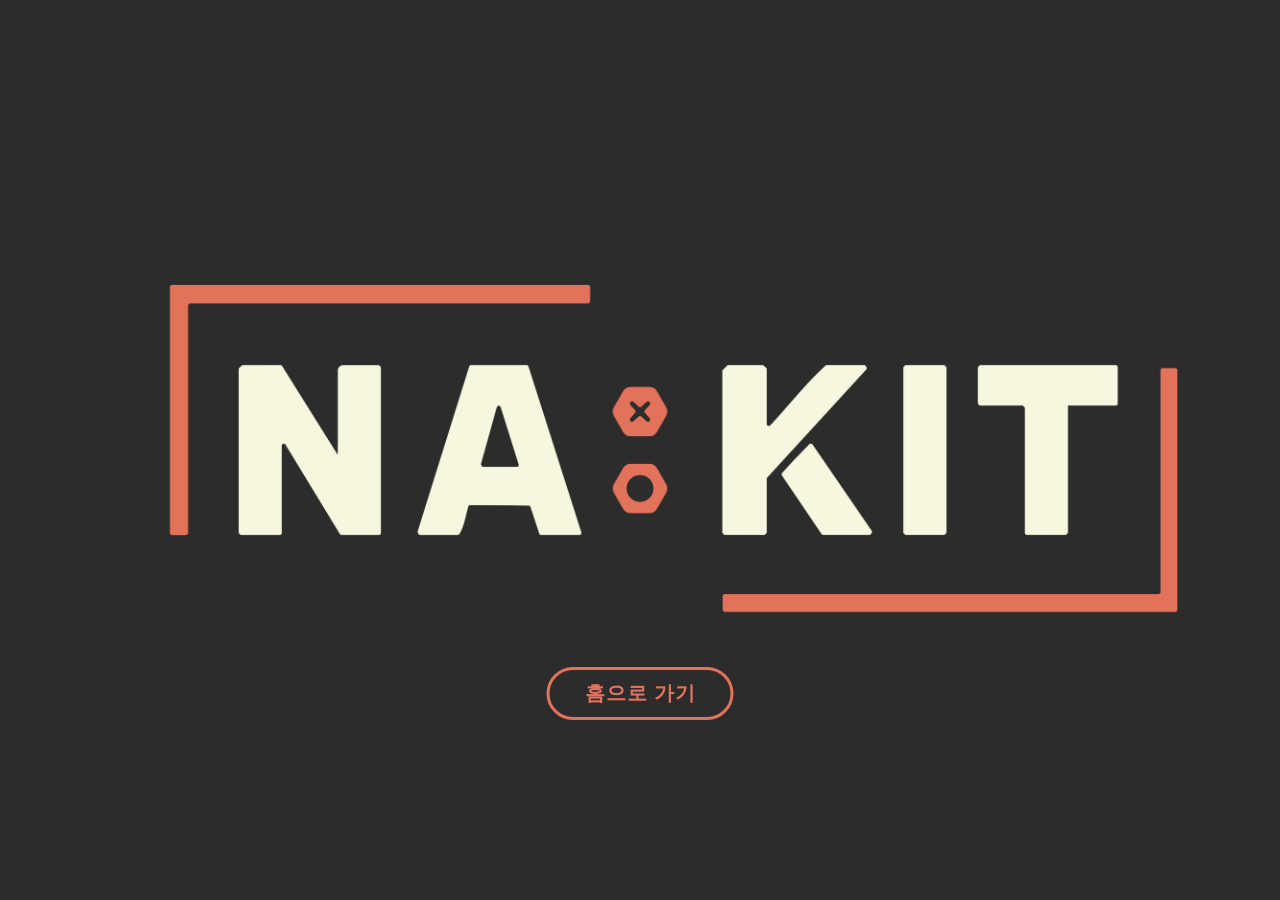
<file: index.html>
<!DOCTYPE html>
<html lang="ko">
<head>
    <meta charset="UTF-8">
    <meta name="viewport" content="width=1400">
    <title>NA:KIT</title>
    <link rel="icon" type="image/png" sizes="32x32" href="./images/icon/favicon.png">
    <link rel="stylesheet" href="./css/index.css">
</head>
<body>
        <!-- 인트로 로딩 스크린 -->
    <div id="intro-loading-screen">
        <div class="intro-logo-container">
            
            <!-- 1. 좌측 글자 이미지 -->
            <img src="./images/icon/logo-03.png" alt="NA" class="layer-ani na-text">
            
            <!-- 2. 우측 글자 이미지 -->
            <img src="./images/icon/logo-04.png" alt="KIT" class="layer-ani kit-text">
            
            <!-- 3. 좌측 상단 기역(「) 프레임 이미지 -->
            <img src="./images/icon/logo-01.png" alt="Top Frame" class="layer-ani frame-top">
            
            <!-- 4. 우측 하단 니은(」) 프레임 이미지 -->
            <img src="./images/icon/logo-02.png" alt="Bottom Frame" class="layer-ani frame-bottom">
            
            <!-- 5. 중앙 콜론(:) 조립 부속 이미지 (지연 등장) -->
            <img src="./images/icon/logo-05.png" alt="Colon" class="layer-ani colon-center">
            
            <!-- ⚡ [추가] 로고 완성 후 등장할 홈으로 가기 버튼 링크 -->
            <div class="intro-btn-wrap">
                <a href="./home.html" class="btn-go-home">홈으로 가기</a>
            </div>
        </div>
    </div>

    <!-- 다운로드 JS -->
    <script src="./js/jquery-4.0.0.min.js"></script>
    <!-- 내가 꾸민 JS -->
    <script src="./js/index_script.js"></script>
</body>
</html>
</file>
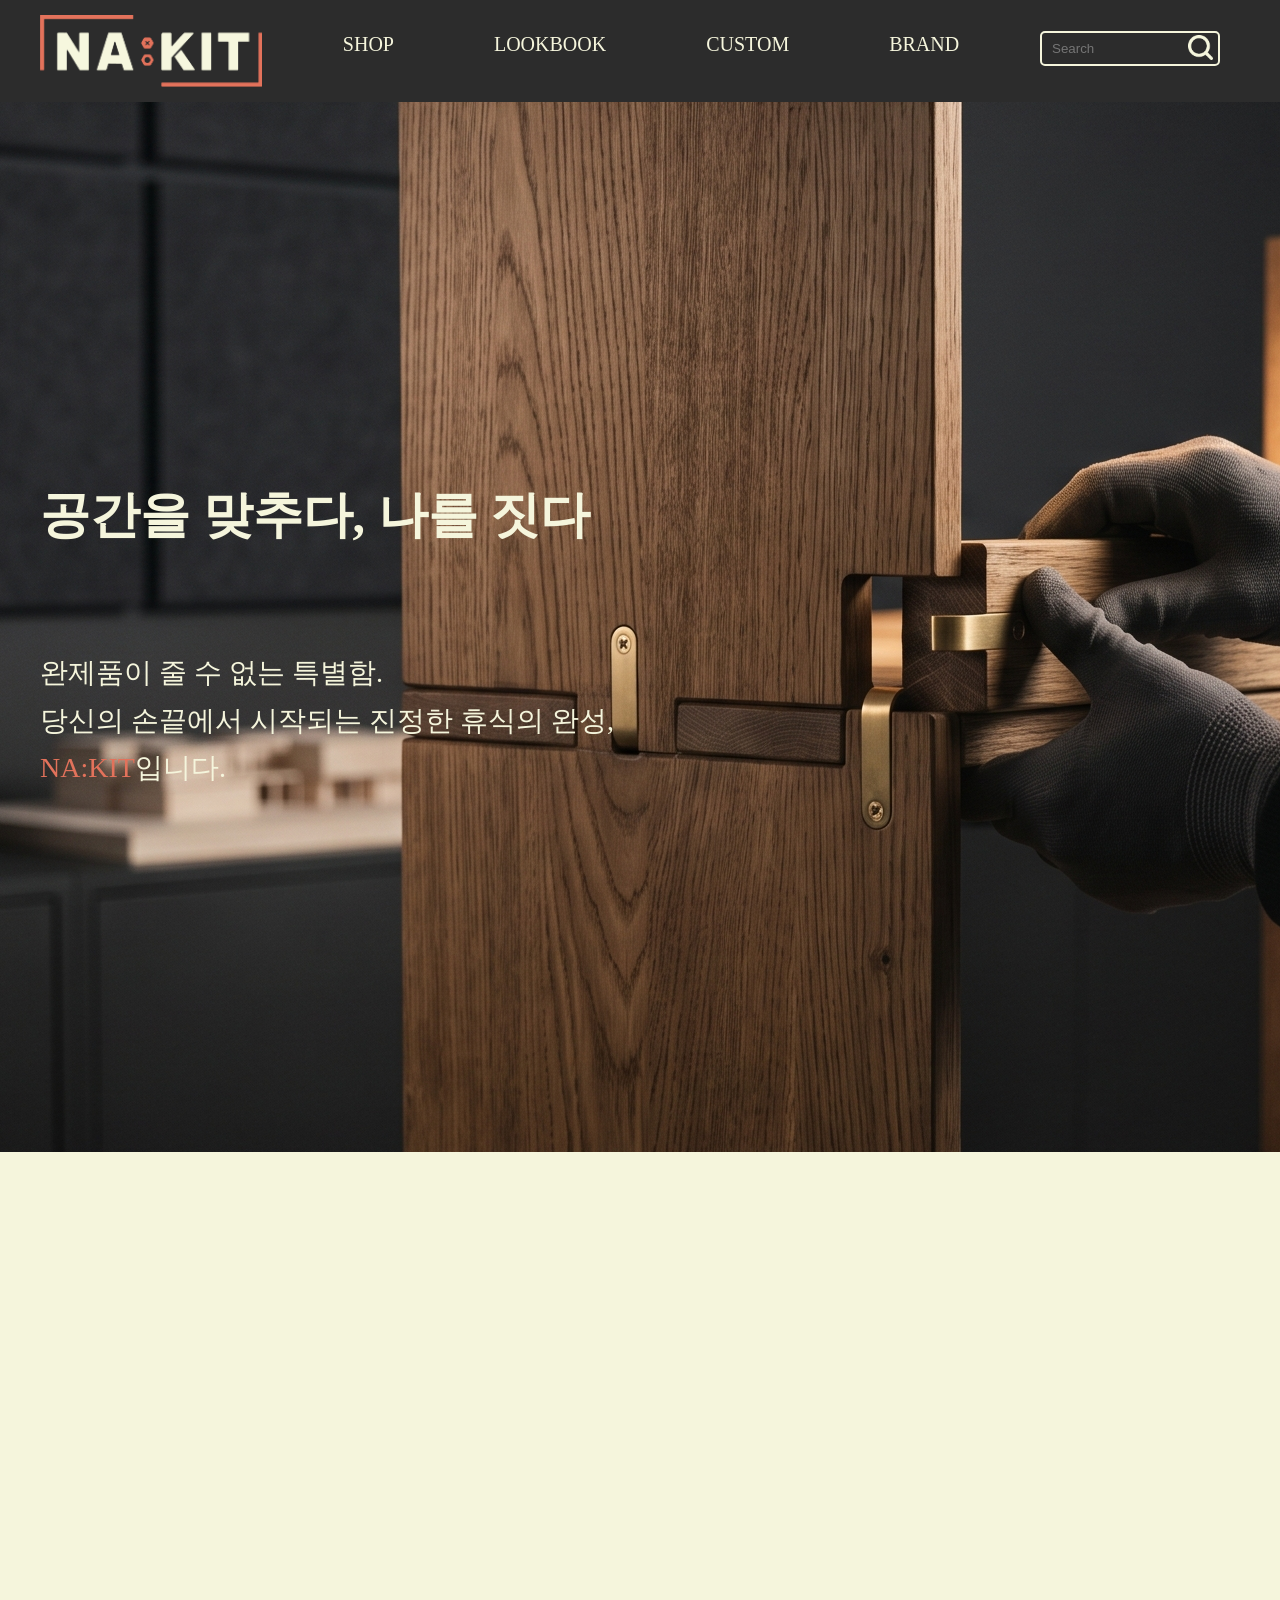
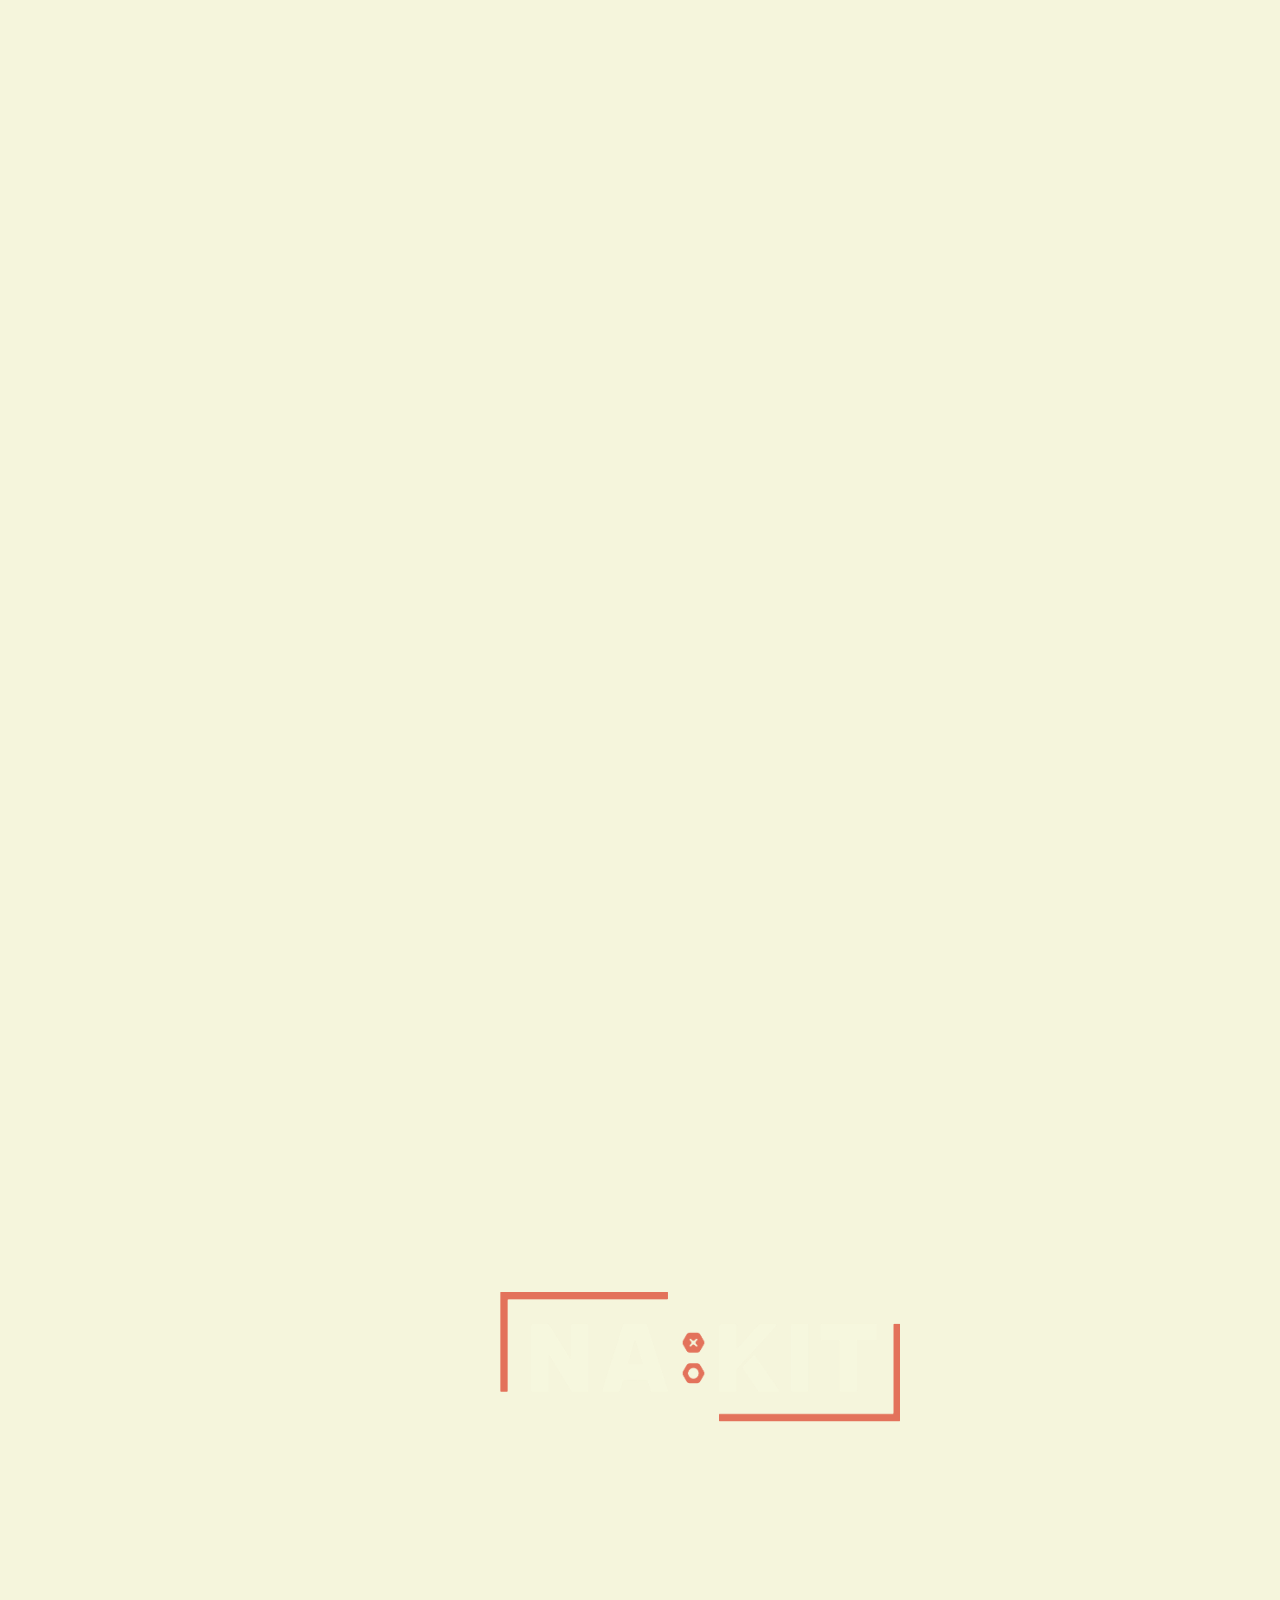
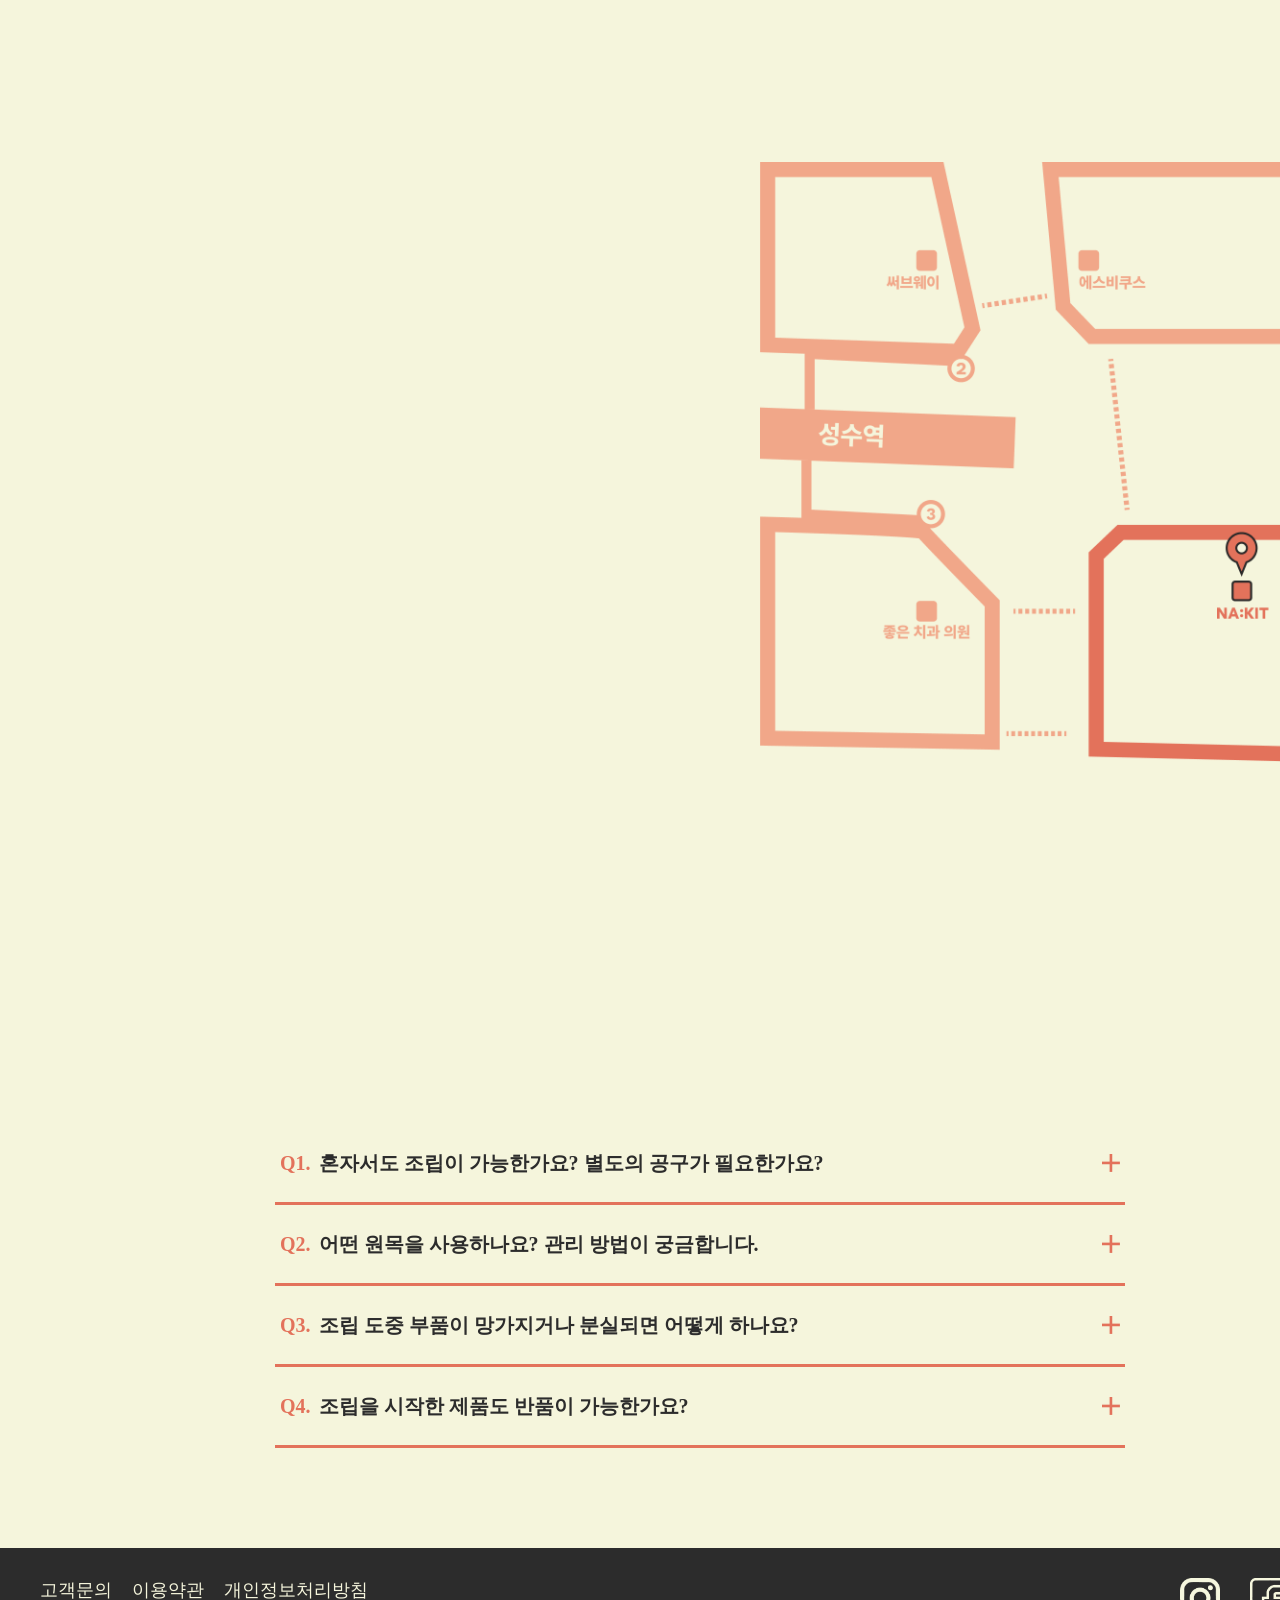
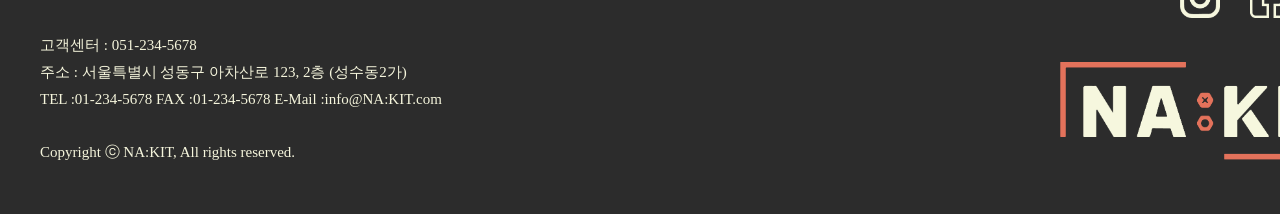
<file: sub/Brandstory.html>
<!DOCTYPE html>
<html lang="ko">

<head>
    <meta charset="UTF-8">
    <meta name="viewport" content="width=1400">
    <title>Brand Story</title>

    <link rel="icon" type="image/png" sizes="32x32" href="./images/icon/favicon.png">
    <link rel="stylesheet" href="../css/brand_style.css">
    <!-- AOS -->
    <link href="https://unpkg.com/aos@2.3.1/dist/aos.css" rel="stylesheet">
</head>

<body>
    <div id="wrap_wrap">
        <!-- header & gnb -->
        <div id="header_wrap">
            <div class="header">
                <div class="logo">
                    <h1><a href="../index.html"><img src="./images/icon/logo.png" alt="logo" width="222px"
                                height="72px"></a>
                    </h1>
                </div>
                <div>
                    <ul class="gnb">
                        <li><a href="../home.html">SHOP</a></li>
                        <li><a href="./Lookbook.html">LOOKBOOK</a></li>
                        <li><a href="./custom.html">CUSTOM</a></li>
                        <li><a href="./Brandstory.html">BRAND</a></li>
                    </ul>
                </div>
                <div class="util">
                    <ul>
                        <li class="search">
                            <input type="search" placeholder="Search">
                            <img src="../images/icon/search.png" alt="search" width="25px">
                        </li>
                        <li><a href="#"><img src="../images/icon/mypage.png" alt="mypage" width="30px"
                                    height="30px"></a>
                        </li>
                        <li><a href="#"><img src="../images/icon/cart.png" alt="cart" width="30px" height="30px"></a>
                        </li>
                    </ul>
                </div>
            </div>
        </div>
        <!-- brand main banner -->
        <div id="main">
            <div class="main_b">
                <h1>공간을 맞추다, 나를 짓다</h1>
                <p>완제품이 줄 수 없는 특별함.
                    <br>당신의 손끝에서 시작되는 진정한 휴식의 완성,
                    <br><span>NA:KIT</span>입니다.
                </p>
            </div>
        </div>
        <!-- section1 -->
        <div id="container1">
            <div class="sec1" data-aos="fade-up-right" data-aos-duration="1000">
                <h2>THE ART OF ASSEMBLY</h2>
            </div>
            <div class="sec1-1">
                <div data-aos="zoom-in-right" data-aos-duration="1500"><img src="./images/brand/sec1.banner1.jpeg"
                        alt="banner1" width="600px"></div>
                <div class="sec1-1-txt" data-aos="zoom-in-left" data-aos-duration="1500">
                    <h5>01</h5>
                    <h3>조립의 즐거움</h3>
                    <p>나무의 결을 직접 느끼고 결합하며
                        <br>나만의 공간을 건축하는 경험을 선물합니다.
                        <br><span>NA:KIT</span>은 누구나 쉽게 완성할 수 있는
                        <br>정교한 설계를 지향합니다.
                    </p>
                </div>
            </div>
            <div class="sec1-2">
                <div class="sec1-2-txt" data-aos="zoom-in-right" data-aos-duration="1500">
                    <h5>02</h5>
                    <h3>지속 가능한 아름다움</h3>
                    <p>환경을 생각한 지속 가능한 원목과
                        <br>변치 않는 간결한 디자인으로 당신의
                        <br>일상에 가치를 더합니다.
                    </p>
                </div>
                <div data-aos="zoom-in-left" data-aos-duration="1500"><img src="./images/brand/sec1.banner2.jpeg"
                        alt="banner2" width="600px"></div>
            </div>
        </div>
        <!-- middle section -->
        <div class="middle"><img src="../images/icon/logo.png" alt="logo" width="400px"></div>
        <!-- map -->
        <div id="map_wrap">
            <div data-aos="fade-left" data-aos-duration="1000"><h2>오시는길</h2></div>
            <div class="map">
                <div data-aos="fade-right" data-aos-duration="1000">
                    <h3><span>NA:KIT 쇼룸&스튜디오</span></h3>
                    <p><span>주소</span><br>서울특별시 성동구 아차산로 123, 2층 (성수동2가)</p>
                    <p><span>운영시간</span><br>화~일 11:00 - 20:00 (매주 월요일 휴무)</p>
                    <p><span>주차안내</span><br>건물 내 지하 주차장 1시간 무료 이용 가능</p>
                </div>
                <div><img src="./images/brand/map.png" alt="map" width="600px"></div>
            </div>
        </div>

        <!-- Q&A -->
        <!-- Q&A 섹션 시작 -->
        <div class="qna-section">
            <div data-aos="fade-right" data-aos-duration="1000"><h1 class="qna-title">Q&A</h1></div>
            <div data-aos="fade-left" data-aos-duration="1000"><p class="qna-sub-txt"><span>NA:KIT</span>에 대해 가장 많이 하시는 질문들을 모았습니다.</p></div>

            <!-- 아코디언 그룹 시작 (dl 구조화) -->
            <dl class="qna-accordion">

                <!-- Q1 세트 -->
                <div class="qna-item">
                    <dt class="qna-trigger">
                        <div class="q-text-box">
                            <span class="q-num">Q1.</span>혼자서도 조립이 가능한가요? 별도의 공구가 필요한가요?
                        </div>
                        <div class="q-btn-img">
                            <img src="./images/icon/icon (+).png" alt="열기">
                        </div>
                    </dt>
                    <dd class="qna-content">
                        <div class="answer-box">
                            <p><span class="a-mark">A.</span>네, 모든 제품은 1인 조립이 가능하도록 설계되었습니다. 조립에 필요한 전용 렌치와 나사 세트가
                                제품(KIT)과
                                함께 동봉되어 배송되므로 별도의 공구를 준비하실 필요가 없습니다.</p>
                        </div>
                    </dd>
                </div>

                <!-- Q2 세트 -->
                <div class="qna-item">
                    <dt class="qna-trigger">
                        <div class="q-text-box">
                            <span class="q-num">Q2.</span>어떤 원목을 사용하나요? 관리 방법이 궁금합니다.
                        </div>
                        <div class="q-btn-img">
                            <img src="./images/icon/icon (+).png" alt="열기">
                        </div>
                    </dt>
                    <dd class="qna-content">
                        <div class="answer-box">
                            <p><span class="a-mark">A.</span>NA:KIT은 엄선된 최고급 아카시아 원목과 고무나무 원목을 주로 사용합니다. 평소 관리는 가벼운
                                마른걸레질로
                                먼지를 제거해 주시고, 수분이 닿았을 때는 즉시 닦아내 주시는 것이 원목 고유의 변형을 방지하는 데 가장 좋습니다.</p>
                        </div>
                    </dd>
                </div>

                <!-- Q3 세트 -->
                <div class="qna-item">
                    <dt class="qna-trigger">
                        <div class="q-text-box">
                            <span class="q-num">Q3.</span>조립 도중 부품이 망가지거나 분실되면 어떻게 하나요?
                        </div>
                        <div class="q-btn-img">
                            <img src="./images/icon/icon (+).png" alt="열기">
                        </div>
                    </dt>
                    <dd class="qna-content">
                        <div class="answer-box">
                            <p><span class="a-mark">A.</span>조립 과정 중 과도한 힘에 의해 부품이 손상되었거나 나사 등 소형 부속을 분실하셨을 경우,
                                고객센터(051-234-5678)나 1:1 문의를 남겨주시면 해당 부품만 별도로 신속하게 추가 발송해 드립니다.</p>
                        </div>
                    </dd>
                </div>

                <!-- Q4 세트 -->
                <div class="qna-item">
                    <dt class="qna-trigger">
                        <div class="q-text-box">
                            <span class="q-num">Q4.</span>조립을 시작한 제품도 반품이 가능한가요?
                        </div>
                        <div class="q-btn-img">
                            <img src="./images/icon/icon (+).png" alt="열기">
                        </div>
                    </dt>
                    <dd class="qna-content">
                        <div class="answer-box">
                            <p><span class="a-mark">A.</span>DIY 가구 특성상 박스를 개봉하여 조립 공정이 이미 진행된 경우에는 재판매가 불가능하므로 단순 변심에
                                의한
                                반품이 어렵습니다. 단, 개봉 전 상태이거나 제품 자체에 초기 결함이 발견된 경우에는 즉시 교환 및 반품처리가 가능합니다.</p>
                        </div>
                    </dd>
                </div>

            </dl>
        </div>
        <!-- Q&A 섹션 끝 -->

        <!-- Footer -->
        <div id="footer_wrap">
            <div class="footer">
                <div class="f_txt">
                    <ul>
                        <li><a href="#">고객문의</a></li>
                        <li><a href="#">이용약관</a></li>
                        <li><a href="#">개인정보처리방침</a></li>
                    </ul>
                    <p>고객센터 : 051-234-5678</p>
                    <p>주소 : 서울특별시 성동구 아차산로 123, 2층 (성수동2가)</p>
                    <p>TEL :01-234-5678 FAX :01-234-5678 E-Mail :info@NA:KIT.com</p>
                    <h5>Copyright ⓒ NA:KIT, All rights reserved.</h5>
                </div>
                <div>
                    <ul class="sns_icon">
                        <li><a href="#"><img src="../images/icon/footer_icon-01.png" alt="icon-01" width="40px"></a>
                        </li>
                        <li><a href="#"><img src="../images/icon/footer_icon-02.png" alt="icon-02" width="40px"></a>
                        </li>
                        <li><a href="#"><img src="../images/icon/footer_icon-03.png" alt="icon-03" width="40px"></a>
                        </li>
                    </ul>
                    <a href="../home.html"><img src="../images/icon/logo.png" alt="F_logo" width="300px"></a>
                </div>
            </div>
        </div>
    </div>



    <!-- 들고온 js -->
    <script src="../js/jquery-4.0.0.min.js"></script>
    <!-- 직접 꾸민 js -->
    <script src="../js/brand_script.js"></script>
    <!-- AOS -->
    <script src="https://unpkg.com/aos@2.3.1/dist/aos.js"></script>
    <script>
        AOS.init();
    </script>




</body>

</html>
</file>
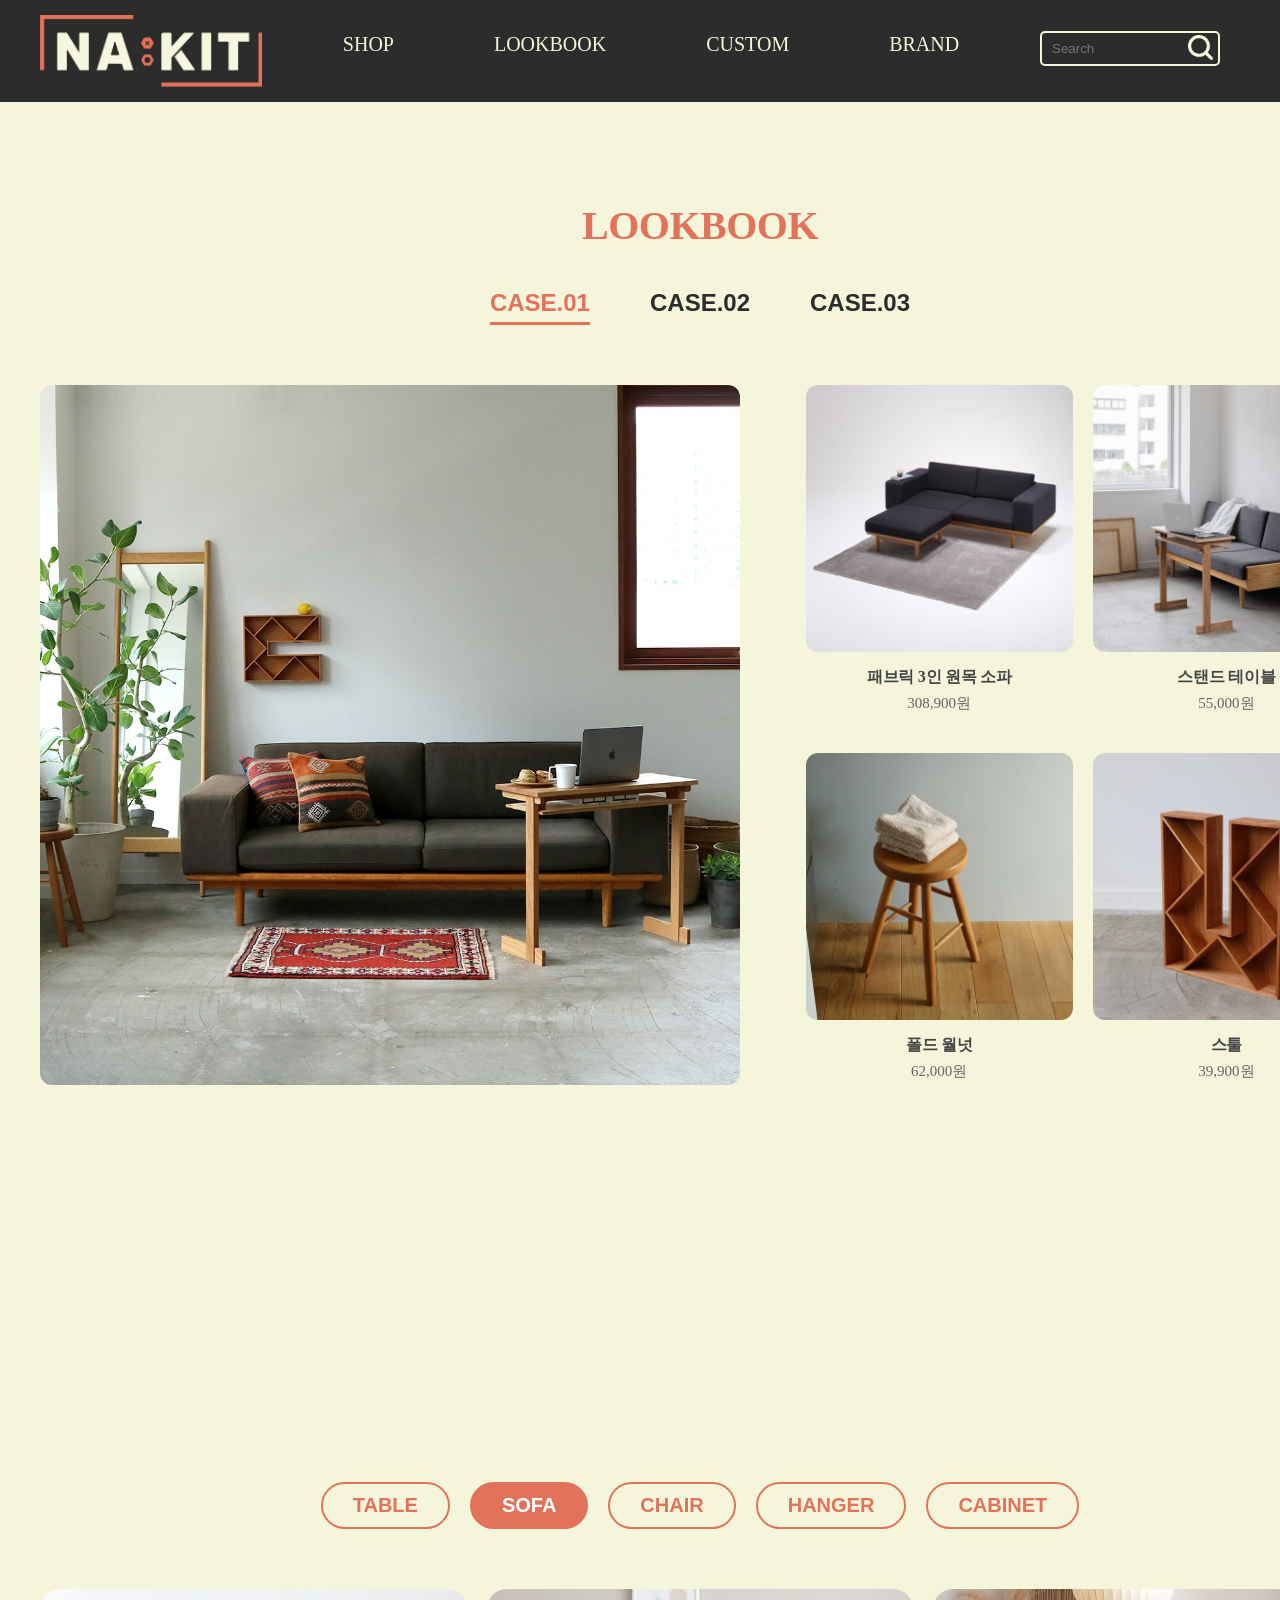
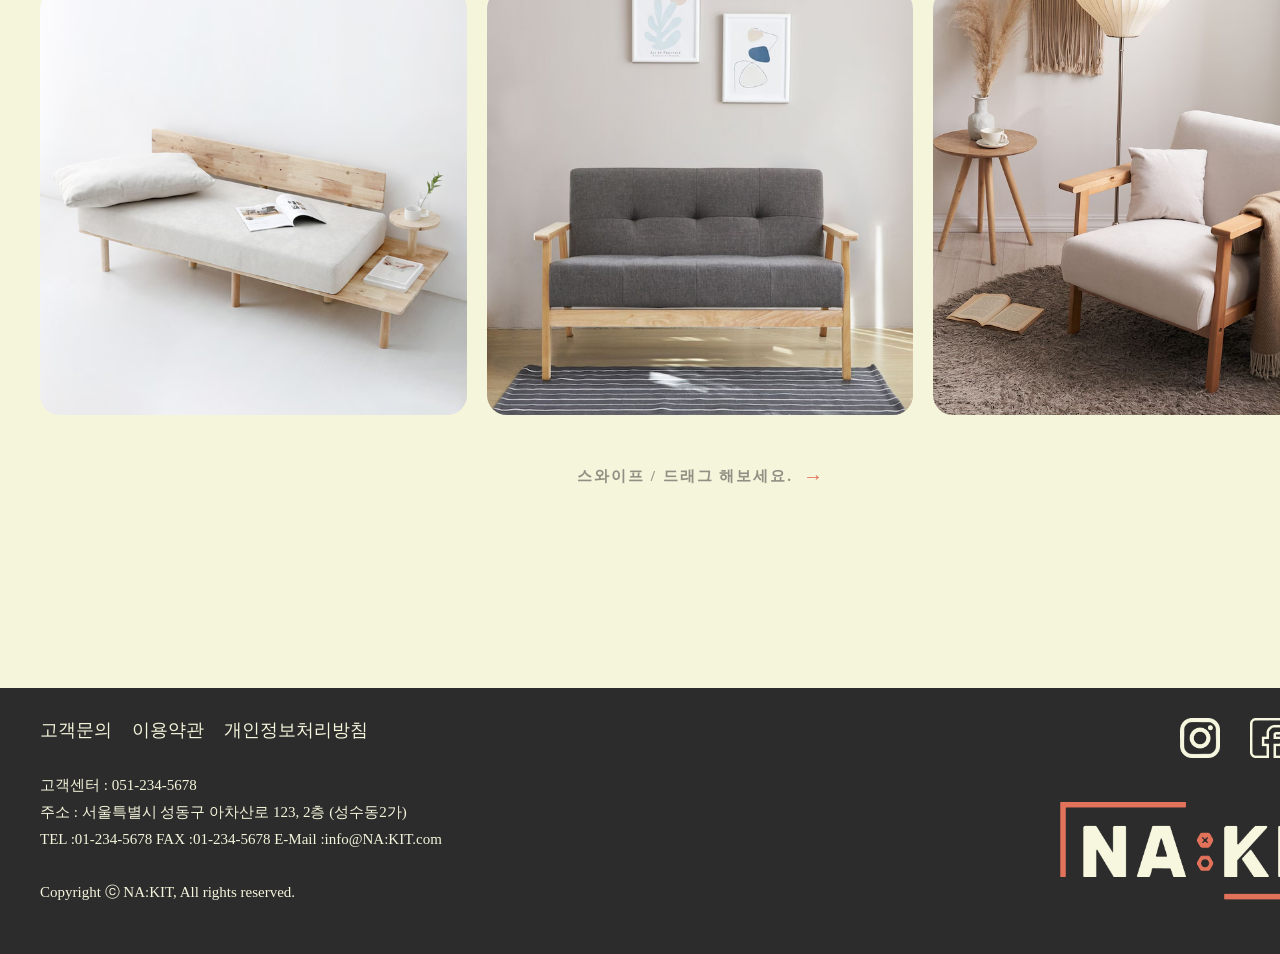
<file: sub/Lookbook.html>
<!DOCTYPE html>
<html lang="ko">

<head>
    <meta charset="UTF-8">
    <meta name="viewport" content="width=1400">
    <title>Look Book</title>
    <!-- favicon -->
    <link rel="icon" type="image/png" sizes="32x32" href="./images/icon/favicon.png">
    <link rel="stylesheet" href="../css/lookbook_style.css">
    <!-- AOS -->
    <link href="https://unpkg.com/aos@2.3.1/dist/aos.css" rel="stylesheet">

</head>

<body>
    <div id="wrap_wrap">
        <!-- header & gnb -->
        <div id="header_wrap">
            <div class="header">
                <div class="logo">
                    <h1><a href="../index.html"><img src="./images/icon/logo.png" alt="logo" width="222px"
                                height="72px"></a>
                    </h1>
                </div>
                <div>
                    <ul class="gnb">
                        <li><a href="../home.html">SHOP</a></li>
                        <li><a href="./Lookbook.html">LOOKBOOK</a></li>
                        <li><a href="./custom.html">CUSTOM</a></li>
                        <li><a href="./Brandstory.html">BRAND</a></li>
                    </ul>
                </div>
                <div class="util">
                    <ul>
                        <li class="search">
                            <input type="search" placeholder="Search">
                            <img src="../images/icon/search.png" alt="search" width="25px">
                        </li>
                        <li><a href="#"><img src="../images/icon/mypage.png" alt="mypage" width="30px"
                                    height="30px"></a>
                        </li>
                        <li><a href="#"><img src="../images/icon/cart.png" alt="cart" width="30px" height="30px"></a>
                        </li>
                    </ul>
                </div>
            </div>
        </div>
        <!-- lookbook section -->
        <div class="case-lookbook-section">
            <!-- 대타이틀 -->
            <div data-aos="zoom-out-down" data-aos-duration="1000"><h1 class="section-title">Lookbook</h1></div>

            <!-- 상단 Case 탭 메뉴 버튼 -->
            <div class="case-tab-menu">
                <button type="button" class="tab-btn active" data-case="case01">CASE.01</button>
                <button type="button" class="tab-btn" data-case="case02">CASE.02</button>
                <button type="button" class="tab-btn" data-case="case03">CASE.03</button>
            </div>

            <!-- ==========================================
         CASE 01 콘텐츠 그룹 (기본 활성화: active)
         - 오른쪽 가구: 4장 세팅
    ========================================== -->
            <div class="case-content-group case01 active">
                <!-- [좌측] 큰 인테리어 룩북 이미지 -->
                <div class="lookbook-left">
                    <img src="./images/LookBook/case1.jpg" alt="Case 01 메인 공간">
                </div>
                <!-- [우측] 단품 가구 리스트 그리드 (4장) -->
                <div class="lookbook-right">
                    <ul class="prod-grid-list">
                        <li>
                            <a href="#none">
                                <div class="img-box"><img src="./images/LookBook/case1 (2).jpg" alt="소파"></div>
                                <h2>패브릭 3인 원목 소파</h2>
                                <p>308,900원</p>
                            </a>
                        </li>
                        <li>
                            <a href="#none">
                                <div class="img-box"><img src="./images/LookBook/case1 (3).jpg" alt="테이블"></div>
                                <h2>스탠드 테이블</h2>
                                <p>55,000원</p>
                            </a>
                        </li>
                        <li>
                            <a href="#none">
                                <div class="img-box"><img src="./images/LookBook/case1 (4).jpg" alt="폴드"></div>
                                <h2>폴드 월넛</h2>
                                <p>62,000원</p>
                            </a>
                        </li>
                        <li>
                            <a href="#none">
                                <div class="img-box"><img src="./images/LookBook/case1 (5).jpg" alt="스툴"></div>
                                <h2>스툴</h2>
                                <p>39,900원</p>
                            </a>
                        </li>
                    </ul>
                </div>
            </div>

            <!-- ==========================================
         CASE 02 콘텐츠 그룹
         - 오른쪽 가구: 3장 세팅 (요청 반영)
    ========================================== -->
            <div class="case-content-group case02">
                <div class="lookbook-left">
                    <img src="./images/LookBook/case2.jpg" alt="Case 02 메인 공간">
                </div>
                <div class="lookbook-right">
                    <ul class="prod-grid-list">
                        <li>
                            <a href="#none">
                                <div class="img-box"><img src="./images/LookBook/case2 (2).jpg" alt=""></div>
                                <h2>스탠드 테이블</h2>
                                <p>55,000원</p>
                            </a>
                        </li>
                        <li>
                            <a href="#none">
                                <div class="img-box"><img src="./images/LookBook/case2 (3).jpg" alt=""></div>
                                <h2>원목 글라스 테이블</h2>
                                <p>189,000원</p>
                            </a>
                        </li>
                        <li>
                            <a href="#none">
                                <div class="img-box"><img src="./images/LookBook/case2 (4).jpg" alt=""></div>
                                <h2>패브릭 2인 소파</h2>
                                <p>120,000원</p>
                            </a>
                        </li>
                    </ul>
                </div>
            </div>

            <!-- ==========================================
         CASE 03 콘텐츠 그룹
         - 오른쪽 가구: 3장 세팅 (요청 반영)
    ========================================== -->
            <div class="case-content-group case03">
                <div class="lookbook-left">
                    <img src="./images/LookBook/case3.jpg" alt="Case 03 메인 공간">
                </div>
                <div class="lookbook-right">
                    <ul class="prod-grid-list">
                        <li>
                            <a href="#none">
                                <div class="img-box"><img src="./images/LookBook/case3 (2).jpg" alt=""></div>
                                <h2>패브릭 3인 원목 소파</h2>
                                <p>185,000원</p>
                            </a>
                        </li>
                        <li>
                            <a href="#none">
                                <div class="img-box"><img src="./images/LookBook/case3 (3).jpg" alt=""></div>
                                <h2>패브릭 1인 소파</h2>
                                <p>110,000원</p>
                            </a>
                        </li>
                        <li>
                            <a href="#none">
                                <div class="img-box"><img src="./images/LookBook/case3 (4).jpg" alt=""></div>
                                <h2>거실 원목 테이블</h2>
                                <p>75,000원</p>
                            </a>
                        </li>
                    </ul>
                </div>
            </div>
        </div>
        <!-- PRoDUCT section -->
        <div id="prod-tab-section" class="prod-tab-section">
            <!-- 대타이틀 -->
            <div data-aos="zoom-out-down" data-aos-duration="1000"><h1 class="section-title">Product</h1></div>

            <!-- 상단 제품군 탭 메뉴 (소파 기본 활성화) -->
            <div class="prod-tab-menu">
                <button type="button" class="tab-btn" data-prod="table">TABLE</button>
                <button type="button" class="tab-btn active" data-prod="sofa">SOFA</button>
                <button type="button" class="tab-btn" data-prod="chair">CHAIR</button>
                <button type="button" class="tab-btn" data-prod="hanger">HANGER</button>
                <button type="button" class="tab-btn" data-prod="cabinet">CABINET</button>
            </div>

            <!-- 슬라이더 전체 무대 래퍼 -->
            <div class="prod-slider-container">

                <!-- ================= [1] SOFA 제품군 (기본 활성화: active) ================= -->
                <div class="prod-content-group sofa active">
                    <div class="prod-slider-track">
                        <div class="prod-item"><a href="#none"><img src="./images/product/sofa/고무나무 2인 소파 380,000.avif"
                                    alt="고무나무 2인 소파">
                                <div class="hover-box">
                                    <h2>고무나무 2인 소파</h2>
                                    <p>380,000원</p>
                                </div>
                            </a></div>
                        <div class="prod-item"><a href="#none"><img src="./images/product/sofa/원목 2인 소파 카페 123,900.avif"
                                    alt="원목 2인 소파 카페">
                                <div class="hover-box">
                                    <h2>원목 2인 소파 카페</h2>
                                    <p>123,900원</p>
                                </div>
                            </a></div>
                        <div class="prod-item"><a href="#none"><img
                                    src="./images/product/sofa/패브릭 1인 원목 소파 123,000.avif" alt="패브릭 1인 원목 소파">
                                <div class="hover-box">
                                    <h2>패브릭 1인 원목 소파</h2>
                                    <p>123,000원</p>
                                </div>
                            </a></div>
                        <div class="prod-item"><a href="#none"><img
                                    src="./images/product/sofa/패브릭 2인 원목 소파 170,000.avif" alt="패브릭 2인 원목 소파">
                                <div class="hover-box">
                                    <h2>패브릭 2인 원목 소파</h2>
                                    <p>170,000원</p>
                                </div>
                            </a></div>
                        <div class="prod-item"><a href="#none"><img
                                    src="./images/product/sofa/평상형 원목 소파베드(싱글) 216,100.avif" alt="평상형 원목 소파베드(싱글)">
                                <div class="hover-box">
                                    <h2>평상형 원목 소파베드(싱글)</h2>
                                    <p>216,100원</p>
                                </div>
                            </a></div>
                        <div class="prod-item"><a href="#none"><img
                                    src="./images/product/sofa/평상형 원목 소파베드(슈퍼싱글) 360,000.avif" alt="평상형 원목 소파베드(슈퍼싱글)">
                                <div class="hover-box">
                                    <h2>평상형 원목 소파베드(슈퍼싱글)</h2>
                                    <p>360,000원</p>
                                </div>
                            </a></div>
                    </div>
                </div>

                <!-- ================= [2] TABLE 제품군 ================= -->
                <div class="prod-content-group table">
                    <div class="prod-slider-track">
                        <div class="prod-item"><a href="#none"><img
                                    src="./images/product/table/사이드가드 원목 타원형 테이블 34,900.avif" alt="사이드가드 원목 타원형 테이블">
                                <div class="hover-box">
                                    <h2>사이드가드 원목 타원형 테이블</h2>
                                    <p>34,900원</p>
                                </div>
                            </a></div>
                        <div class="prod-item"><a href="#none"><img
                                    src="./images/product/table/원목 거실 소파 테이블 320,000.avif" alt="원목 거실 소파 테이블">
                                <div class="hover-box">
                                    <h2>원목 거실 소파 테이블</h2>
                                    <p>320,000원</p>
                                </div>
                            </a></div>
                        <div class="prod-item"><a href="#none"><img src="./images/product/table/원목 좌식 테이블 73,900.avif"
                                    alt="원목 좌식 테이블">
                                <div class="hover-box">
                                    <h2>원목 좌식 테이블</h2>
                                    <p>73,900원</p>
                                </div>
                            </a></div>
                        <div class="prod-item"><a href="#none"><img src="./images/product/table/원목 테이블 블랙 149,000.avif"
                                    alt="원목 테이블 블랙">
                                <div class="hover-box">
                                    <h2>원목 테이블 블랙</h2>
                                    <p>149,000원</p>
                                </div>
                            </a></div>
                        <div class="prod-item"><a href="#none"><img src="./images/product/table/자작나무 테이블 399,000.avif"
                                    alt="자작나무 테이블">
                                <div class="hover-box">
                                    <h2>자작나무 테이블</h2>
                                    <p>399,000원</p>
                                </div>
                            </a></div>
                        <div class="prod-item"><a href="#none"><img
                                    src="./images/product/table/접이식 거실 소파 테이블 69,000.avif" alt="접이식 거실 소파 테이블">
                                <div class="hover-box">
                                    <h2>접이식 거실 소파 테이블</h2>
                                    <p>69,000원</p>
                                </div>
                            </a></div>
                    </div>
                </div>

                <!-- ================= [3] CHAIR 제품군 ================= -->
                <div class="prod-content-group chair">
                    <div class="prod-slider-track">
                        <div class="prod-item"><a href="#none"><img
                                    src="./images/product/chair/노르딕 체어 원목 의자 62,400.avif" alt="노르딕 체어 원목 의자">
                                <div class="hover-box">
                                    <h2>노르딕 체어 원목 의자</h2>
                                    <p>62,400원</p>
                                </div>
                            </a></div>
                        <div class="prod-item"><a href="#none"><img src="./images/product/chair/밤나무 접이식 의자 44,900.avif"
                                    alt="밤나무 접이식 의자">
                                <div class="hover-box">
                                    <h2>밤나무 접이식 의자</h2>
                                    <p>44,900원</p>
                                </div>
                            </a></div>
                        <div class="prod-item"><a href="#none"><img src="./images/product/chair/원목 벤치의자 2인 113,000.avif"
                                    alt="원목 벤치의자 2인">
                                <div class="hover-box">
                                    <h2>원목 벤치의자 2인</h2>
                                    <p>113,000원</p>
                                </div>
                            </a></div>
                        <div class="prod-item"><a href="#none"><img src="./images/product/chair/원목 식탁 의자 49,900.avif"
                                    alt="원목 식탁 의자">
                                <div class="hover-box">
                                    <h2>원목 식탁 의자</h2>
                                    <p>49,900원</p>
                                </div>
                            </a></div>
                        <div class="prod-item"><a href="#none"><img
                                    src="./images/product/chair/패브릭 원목 의자 1인 199,000.avif" alt="패브릭 원목 의자 1인">
                                <div class="hover-box">
                                    <h2>패브릭 원목 의자 1인</h2>
                                    <p>199,000원</p>
                                </div>
                            </a></div>
                        <div class="prod-item"><a href="#none"><img src="./images/product/chair/편백 나무 의자 66,000.avif"
                                    alt="편백 나무 의자">
                                <div class="hover-box">
                                    <h2>편백 나무 의자</h2>
                                    <p>66,000원</p>
                                </div>
                            </a></div>
                    </div>
                </div>

                <!-- ================= [4] HANGER 제품군 ================= -->
                <div class="prod-content-group hanger">
                    <div class="prod-slider-track">
                        <div class="prod-item"><a href="#none"><img
                                    src="./images/product/hanger/고무나무 원목 스탠드 수납 선반행거 79,000.avif"
                                    alt="고무나무 원목 스탠드 수납 선반행거">
                                <div class="hover-box">
                                    <h2>고무나무 원목 스탠드 수납 선반행거</h2>
                                    <p>79,000원</p>
                                </div>
                            </a></div>
                        <div class="prod-item"><a href="#none"><img
                                    src="./images/product/hanger/대나무 2단 선반 행거 44,000.avif" alt="대나무 2단 선반 행거">
                                <div class="hover-box">
                                    <h2>대나무 2단 선반 행거</h2>
                                    <p>44,000원</p>
                                </div>
                            </a></div>
                        <div class="prod-item"><a href="#none"><img
                                    src="./images/product/hanger/대나무 원목 스탠드행거 옷걸이 37,800.avif" alt="대나무 원목 스탠드행거 옷걸이">
                                <div class="hover-box">
                                    <h2>대나무 원목 스탠드행거 옷걸이</h2>
                                    <p>37,800원</p>
                                </div>
                            </a></div>
                        <div class="prod-item"><a href="#none"><img src="./images/product/hanger/우드 코트랙행거 25,900.avif"
                                    alt="우드 코트랙행거">
                                <div class="hover-box">
                                    <h2>우드 코트랙행거</h2>
                                    <p>25,900원</p>
                                </div>
                            </a></div>
                        <div class="prod-item"><a href="#none"><img
                                    src="./images/product/hanger/원목 벽걸이 행거 선반 38,400.avif" alt="원목 벽걸이 행거 선반">
                                <div class="hover-box">
                                    <h2>원목 벽걸이 행거 선반</h2>
                                    <p>38,400원</p>
                                </div>
                            </a></div>
                        <div class="prod-item"><a href="#none"><img
                                    src="./images/product/hanger/원목 사다리 행거 2colors 25,900.avif" alt="원목 사다리 행거 2colors">
                                <div class="hover-box">
                                    <h2>원목 사다리 행거 2colors</h2>
                                    <p>25,900원</p>
                                </div>
                            </a></div>
                    </div>
                </div>

                <!-- ================= [5] CABINET 제품군 ================= -->
                <div class="prod-content-group cabinet">
                    <div class="prod-slider-track">
                        <div class="prod-item"><a href="#none"><img
                                    src="./images/product/cabinet/3단 고무나무 원목 서랍장 187,800.avif" alt="">
                                <div class="hover-box">
                                    <h2>3단 고무나무 원목 서랍장</h2>
                                    <p>187,800원</p>
                                </div>
                            </a></div>
                        <div class="prod-item"><a href="#none"><img src="./images/product/cabinet/다용도 수납장 129,000.avif"
                                    alt="">
                                <div class="hover-box">
                                    <h2>다용도 수납장</h2>
                                    <p>129,000원</p>
                                </div>
                            </a></div>
                        <div class="prod-item"><a href="#none"><img src="./images/product/cabinet/원목 수납장 299,000.avif"
                                    alt="">
                                <div class="hover-box">
                                    <h2>원목 수납장</h2>
                                    <p>299,000원</p>
                                </div>
                            </a></div>
                        <div class="prod-item"><a href="#none"><img src="./images/product/cabinet/원목 침대 협탁 33,900.avif"
                                    alt="">
                                <div class="hover-box">
                                    <h2>원목 침대 협탁</h2>
                                    <p>33,900원</p>
                                </div>
                            </a></div>
                        <div class="prod-item"><a href="#none"><img
                                    src="./images/product/cabinet/참나무무늬목 수납장 229,000.avif" alt="">
                                <div class="hover-box">
                                    <h2>참나무무늬목 수납장</h2>
                                    <p>229,000원</p>
                                </div>
                            </a></div>
                        <div class="prod-item"><a href="#none"><img src="./images/product/cabinet/호두나무 수납장 299,000.avif"
                                    alt="">
                                <div class="hover-box">
                                    <h2>호두나무 수납장</h2>
                                    <p>299,000원</p>
                                </div>
                            </a></div>
                    </div>
                </div>


                <div class="slider-bottom-guide">
                    <p>스와이프 / 드래그 해보세요. </p>
                    <span class="arrow">&rarr;</span>
                </div>
            </div>
        </div>


        <!-- Footer -->
        <div id="footer_wrap">
            <div class="footer">
                <div class="f_txt">
                    <ul>
                        <li><a href="#">고객문의</a></li>
                        <li><a href="#">이용약관</a></li>
                        <li><a href="#">개인정보처리방침</a></li>
                    </ul>
                    <p>고객센터 : 051-234-5678</p>
                    <p>주소 : 서울특별시 성동구 아차산로 123, 2층 (성수동2가)</p>
                    <p>TEL :01-234-5678 FAX :01-234-5678 E-Mail :info@NA:KIT.com</p>
                    <h5>Copyright ⓒ NA:KIT, All rights reserved.</h5>
                </div>
                <div>
                    <ul class="sns_icon">
                        <li><a href="#"><img src="../images/icon/footer_icon-01.png" alt="icon-01" width="40px"></a>
                        </li>
                        <li><a href="#"><img src="../images/icon/footer_icon-02.png" alt="icon-02" width="40px"></a>
                        </li>
                        <li><a href="#"><img src="../images/icon/footer_icon-03.png" alt="icon-03" width="40px"></a>
                        </li>
                    </ul>
                    <a href="../home.html"><img src="../images/icon/logo.png" alt="F_logo" width="300px"></a>
                </div>
            </div>
        </div>
    </div>



    <!-- 들고온 js -->
    <script src="../js/jquery-4.0.0.min.js"></script>
    <!-- 직접 꾸민 js -->
    <script src="../js/lookbook_script.js"></script>
    <!-- AOS -->
    <script src="https://unpkg.com/aos@2.3.1/dist/aos.js"></script>
    <script>
        AOS.init();
    </script>




</body>

</html>
</file>
<file: css/index.css>
/* intro-loading-screen ----------------------------*/



#intro-loading-screen {
    position: fixed;
    top: 0;
    left: 0;
    width: 100%;
    height: 100vh;
    background-color: #2c2c2c;
    display: flex;
    justify-content: center;
    align-items: center;
    z-index: 9999;
}

/* 5장의 이미지가 칼정렬로 겹쳐질 수 있도록 기준점 너비 부여 (로고 원본 크기 가이드) */
.intro-logo-container {
    position: relative;
    width: 800px;  /* 로고 전체 가로 크기에 맞춰 대략 가이드 고정 */
    height: 300px; /* 로고 전체 세로 크기에 맞춰 대략 가이드 고정 */
}

/* 5장 이미지 공통: 3차원으로 한곳에 포개어 포지셔닝 */
.intro-logo-container .layer-ani {
    position: absolute;
    top: 0;
    left: 0;
    width: 100%;
    height: 100%;
    object-fit: contain;
    display: block;
    /* 애니메이션 공통 공식 설정 (0.8초 동안 부드럽게 감속 정착) */
    animation-duration: 0.8s;
    animation-fill-mode: forwards;
    animation-timing-function: cubic-bezier(0.25, 1, 0.5, 1);
}

/* ==================== 🎬 [수정] 순서형 3단계 애니메이션 매핑 ==================== */

/* ------------------------------------------------------------------
   [1단계] 좌우 글자 동시 입장 (0초 시작 -> 0.6초 동안 진행)
------------------------------------------------------------------ */
/* NA: 왼쪽에서 등장 */
.intro-logo-container .na-text {
    animation-name: moveFromLeft;
    animation-duration: 0.6s;
}
@keyframes moveFromLeft {
    0% { opacity: 0; transform: translateX(-800px); }
    100% { opacity: 1; transform: translateX(-230px); }
}

/* KIT: 오른쪽에서 등장 */
.intro-logo-container .kit-text {
    animation-name: moveFromRight;
    animation-duration: 0.6s;
}
@keyframes moveFromRight {
    0% { opacity: 0; transform: translateX(800px); }
    100% { opacity: 1; transform: translateX(280px); }
}


/* ------------------------------------------------------------------
   [2단계] 상하 프레임 동시 입장 (0.6초 대기 -> 0.6초 동안 진행)
------------------------------------------------------------------ */
/* 「 프레임: 위쪽에서 내려옴 */
.intro-logo-container .frame-top {
    animation-name: moveFromTop;
    animation-delay: 0.6s; /* 글자가 다 붙은 후 출발하도록 지연 */
    animation-duration: 0.6s;
    opacity: 0; /* 초기 상태에서 투명하게 시작 */
}
@keyframes moveFromTop {
    0% { opacity: 0; transform: translate(-800px, -800px); }
    100% { opacity: 1; transform: translate(-260px, -40px); }
}

/* 」 프레임: 아래쪽에서 올라옴 */
.intro-logo-container .frame-bottom {
    animation-name: moveFromBottom;
    animation-delay: 0.6s; /* 글자가 다 붙은 후 출발하도록 지연 */
    animation-duration: 0.6s;
    opacity: 0; /* 초기 상태에서 투명하게 시작 */
}
@keyframes moveFromBottom {
    0% { opacity: 0; transform: translate(800px, 800px); }
    100% { opacity: 1; transform: translate(310px, 40px); }
}


/* ------------------------------------------------------------------
   [3단계] 중앙 콜론 최종 등장 (1.2초 대기 -> 0.4초 동안 진행)
------------------------------------------------------------------ */
/* 가운데 콜론(:): 글자와 프레임이 모두 완착된 직후 뿅 출현 */
.intro-logo-container .colon-center {
    opacity: 0;
    animation-name: zoomInColon;
    animation-delay: 1.2s; /* 1단계(0.6s) + 2단계(0.6s) 연산 결과 반영 */
    animation-duration: 0.4s; 
}
@keyframes zoomInColon {
    0% { opacity: 0; transform: scale(0.4); }
    100% { opacity: 1; transform: scale(1); }
}




/* ==================== ⚡ [추가] 홈으로 가기 버튼 스타일 및 모션 ==================== */

/* 버튼을 감싸는 컨테이너 박스 (정중앙 정렬 및 아래 배치) */
.intro-btn-wrap {
    position: absolute;
    bottom: -120px; /* 로고 이미지 밑으로 간격을 두고 배치 (위치 변경 가능) */
    left: 50%;
    transform: translateX(-50%);
    z-index: 10;
    text-align: center;
}

/* 실제 홈으로 가기 버튼 디자인 */
.intro-btn-wrap .btn-go-home {
    display: inline-block;
    border: 3px solid #E3725B; /* 브랜드 포인트 오렌지 테두리 */
    background-color: transparent;
    padding: 10px 35px;
    color: #E3725B;
    text-decoration: none;
    font-size: 20px;
    font-weight: 700;
    border-radius: 30px; /* 둥근 캡슐형 핏 */
    letter-spacing: 1px;
    
    /* [기본 상태] 투명하고 아래로 15px 내려가서 숨김 대기 */
    opacity: 0;
    transform: translateY(15px);
    
    /* ⚡ 로고 완성 타이밍(1.6초)에 맞춰 0.5초 동안 등장 애니메이션 작동 */
    animation: fadeUpBtn 0.5s forwards cubic-bezier(0.25, 1, 0.5, 1);
    animation-delay: 1.6s; 
    
    transition: all 0.3s ease; /* 호버 반전 효과용 */
}

/* 마우스를 올렸을 때 브랜드 컬러로 가득 채워지는 반전 인터랙션 */
.intro-btn-wrap .btn-go-home:hover {
    background-color: #E3725B;
    color: #F5F5DC; /* 밝은 베이지로 글자 색상 반전 */
    box-shadow: 0 5px 15px rgba(227, 114, 91, 0.3);
}

/* 🎬 버튼 페이드인 + 스르륵 위로 올라오는 애니메이션 정의 */
@keyframes fadeUpBtn {
    0% {
        opacity: 0;
        transform: translateY(15px);
    }
    100% {
        opacity: 1;
        transform: translateY(0);
    }
}
</file>
<file: css/brand_style.css>
* {
    margin: 0;
    padding: 0;
}

ul {
    list-style: none;
}

a {
    color: inherit;
    text-decoration: none;
}

@import url('https://cdn.jsdelivr.net/gh/wanteddev/wanted-sans@v1.0.1/packages/wanted-sans/fonts/webfonts/variable/split/WantedSansVariable.min.css');

body {
    font-family: wanted-sans;
    font-size: 15px;
    background-color: #F5F5DC;
    box-sizing: border-box;
}

/* wrap_wrap=---------------- */
#wrap_wrap{
    min-width: 1400px;
    overflow: hidden;
}



/* ---------header------------------------ */

#header_wrap {
    height: 102px;
    background-color: #2c2c2c;
    width: 100%;
}

.header {
    width: 1320px;
    margin: 0 auto;
    display: flex;
    justify-content: space-between;
}

.logo {
    margin-top: 15px;
}


/* ------------   gnb    ------------- */
.gnb {
    display: flex;
    gap: 100px;
}

.gnb li a {
    display: block;
    color: #F5F5DC;
    font-size: 20px;
    margin-top: 33px;
    position: relative;
    transition: color 0.3s ease;
    /* 색상이 부드럽게 바뀌는 효과 */
}

/* 호버시 효과------------------------- */


.header .gnb a:hover {
    color: #E3725B;
    /* 브랜드 포인트 컬러로 변경 */
}

.header .gnb a::after {
    content: '';
    position: absolute;
    bottom: -5px;
    left: 0;
    width: 0;
    height: 2px;
    background-color: #E3725B;
    transition: width 0.3s ease;
}

/* [응용] 호버 시 아래에 부드러운 언더라인 바가 생기는 효과 */



.header .gnb a:hover::after {
    width: 100%;
    /* 마우스를 올리면 왼쪽에서 오른쪽으로 선이 채워짐 */
}

/* ----------    util     ----------- */
.util ul {
    display: flex;
    gap: 20px;
}

.util ul li a {
    display: block;
    margin-top: 33.5px;
}

/* -----------  search --------------- */
.search {
    box-sizing: border-box;
    border: #F5F5DC 2px solid;
    border-radius: 5px;
    height: 35px;
    width: 180px;
    position: relative;
    margin: 30.5px 40px 0px 0px;
}

.search input {
    background-color: #2c2c2c;
    border-style: none;
    width: 140px;
    height: 25px;
    position: absolute;
    top: 3px;
    left: 10px;
    color: #F5F5DC;
}

.search img {
    position: absolute;
    top: 2.5px;
    right: 5px;
}

input:focus {
    outline: none;
}

input[type="search"]::-webkit-search-cancel-button {
    -webkit-appearance: none;
}
/* header End---------------------------------- */

/* -------------main------------- */
#main{
    height: 1050px;
    background: no-repeat center url(../sub/images/brand/mainbanner.jpeg);
}
.main_b{
    width: 1320px;
    margin: 0 auto;
    text-align: left;
    color: #F5F5DC;
    padding-top: 380px;
}
.main_b h1{
    font-size: 50px;
    font-weight: 700;
    margin-bottom: 100px;
}
.main_b p{
    font-size: 28px;
    line-height: 1.7;
    font-weight: 500;
}
span{
    color: #E3725B;
}
/* section1-------------------------- */
#container1{
    width: 1320px;
    margin: 0 auto;
}
.sec1 h2{
    font-size: 40px;
    font-weight: 800;
    margin: 100px 0px 100px 0px;
    color: #E3725B;
    text-align: center;
}
.sec1-1{
    display: flex;
    justify-content: space-between;
}   
.sec1-1-txt{
    width: 600px;
}
.sec1-1-txt h5{
    color: #E3725B;
    font-size: 30px;
    font-weight: 700;
}
.sec1-1-txt h3{
    font-size: 40px;
    font-weight: 700;
    margin-bottom: 100px;
    color: #2c2c2c;
}
.sec1-1-txt p{
    font-size: 20px;
    line-height: 1.8;
    font-weight: 500;
    color: #2c2c2c;
}
/* sec1-2------------- */
.sec1-2{
    margin: 100px 0px;
    display: flex;
    justify-content: space-between;
    text-align: right;
}
.sec1-2-txt{
    width: 600px;
    margin-top: 100px;
}
.sec1-2 h5{
    color: #E3725B;
    font-size: 30px;
    font-weight: 700;
}
.sec1-2 h3{
    font-size: 40px;
    font-weight: 700;
    margin-bottom: 100px;
    color: #2c2c2c;
}
.sec1-2 p{
    font-size: 20px;
    line-height: 1.8;
    font-weight: 500;
    color: #2c2c2c;
}
/* middle section------------------------- */
.middle{
    background-image: url(../sub/images/brand/sec1.banner3.jpeg);
    background-repeat: no-repeat;
    background-attachment: fixed;
    background-position: center;
    height: 300px;
    display: flex;
    justify-content: center;
    align-items: center;
}
/* MAP===================================== */
#map_wrap{
    width: 1320px;
    margin: 0 auto;
    padding: 100px 0px;
}
#map_wrap h2{
    font-size: 40px;
    font-weight: 800;
    margin-bottom: 100px;
    color: #E3725B;
    text-align: center;
}
.map{
    display: flex;
    justify-content: space-between;
}
.map h3{
    font-size: 36px;
    font-weight: 700;
    margin-bottom: 150px;
}
.map p{
    font-size: 20px;
    line-height: 1.8;
    font-weight: 500;
    margin-bottom: 60px;
}


/* Q&A================================= */






  /* Q&A 섹션 전체 컨테이너 */
        .qna-section {
            width: 100%;
            max-width: 1320px;
            margin: 0 auto;
            padding: 100px 20px;
            text-align: center;
        }

        /* Q&A 대타이틀 */
        .qna-section .qna-title {
            font-size: 40px;
            color: #E3725B; /* 브랜드 포인트 컬러 */
            font-weight: 800;
            margin-bottom: 10px;
            letter-spacing: -0.5px;
        }

        /* 타이틀 아래 서브 문구 */
        .qna-section .qna-sub-txt {
            font-size: 16px;
            color: #666666;
            font-weight: 500;
            margin-bottom: 80px;
        }
        .qna-section .qna-sub-txt span {
            color: #E3725B;
            font-weight: 700;
        }

        /* 아코디언 박스 리스트 전체 */
.qna-accordion {
    max-width: 850px; /* 시안 비율 본문 너비 */
    margin: 0 auto;
    text-align: left;
}

/* [교정] 구분선을 개별 아이템 아래가 아닌, 질문 영역 자체에 부여합니다 */
.qna-item {
    position: relative;
    width: 100%;
}

/* ❓ 질문 영역 스타일 (주황색 밑줄 고정) */
.qna-trigger {
    padding: 25px 5px;
    display: flex;
    justify-content: space-between;
    align-items: center;
    cursor: pointer;
    user-select: none;
    
    /* [핵심] 주황선이 내려가지 않도록 질문 박스 하단에 고정선 설정 */
    border-bottom: 3px solid #E3725B; 
}

/* 질문 텍스트 스타일 */
.qna-trigger .q-text-box {
    font-size: 20px;
    font-weight: 600;
    color: #2c2c2c;
    line-height: 1.4;
}

/* Q1. Q2. 숫자 전용 스타일 */
.qna-trigger .q-text-box .q-num {
    color: #E3725B;
    margin-right: 8px;
    font-weight: 700;
}

/* 우측 + 버튼 이미지 영역 */
.qna-trigger .q-btn-img {
    display: flex;
    align-items: center;
    justify-content: center;
    transition: transform 0.3s ease;
}
.qna-trigger .q-btn-img img {
    width: 18px; 
    height: auto;
    display: block;
}

.qna-trigger:hover .q-btn-img {
    transform: scale(1.15);
}

/* 💡 답변 노출 박스 스타일 */
.qna-content {
    display: none; /* 기본 상태 전부 숨김 */
    
    /* [교정] 주황선 바로 밑에서 시작되도록 여백 조정 */
    padding: 5px 5px 20px 5px; 
}

/* 내부 답변 배경 상자 */
.qna-content .answer-box {
    background-color: #F3E9C4; 
    padding: 20px 25px;
    border-radius: 15px;
    display: flex;
    align-items: flex-start;
}

/* 답변 글자 스타일 */
.qna-content .answer-box p {
    font-size: 16px;
    color: #2c2c2c;
    line-height: 1.6;
    font-weight: 500;
    word-break: keep-all;
}
.qna-content .answer-box p .a-mark {
    color: #E3725B;
    font-weight: 800;
    margin-right: 6px;
}







/* ---------------footer--------------- */
    #footer_wrap{
    height: 206px;
    background-color: #2c2c2c;
    padding: 30px 0px;
}    
.footer{
    width: 1320px;
    margin: 0 auto;
    display: flex;
    justify-content: space-between;
}
.f_txt ul{
    display: flex;
    gap: 20px;
    margin-bottom: 30px;
}
.f_txt ul li a{
    display: block;
    color: #F5F5DC;
    font-size: 18px;
}
.f_txt ul li a:hover{
    color: #E3725B;
    font-weight: 800;
}
.f_txt p{
    color: #F5F5DC;
    font-size: 15px;
    line-height: 1.8;
}
.f_txt h5{
    color: #F5F5DC;
    font-size: 15px;
    font-weight: 300;
    margin-top: 30px;
}
.sns_icon{
    display: flex;
    gap: 30px;
    justify-content: right;
    margin-bottom: 40px;
}
</file>
<file: css/lookbook_style.css>
* {
    margin: 0;
    padding: 0;
}

ul {
    list-style: none;
}

a {
    color: inherit;
    text-decoration: none;
}

@import url('https://cdn.jsdelivr.net/gh/wanteddev/wanted-sans@v1.0.1/packages/wanted-sans/fonts/webfonts/variable/split/WantedSansVariable.min.css');

body {
    font-family: wanted-sans;
    font-size: 15px;
    background-color: #F5F5DC;
    box-sizing: border-box;
}
/* wrap_wrap=---------------- */
#wrap_wrap{
    min-width: 1400px;
    overflow: hidden;
}




/* ---------header------------------------ */

#header_wrap {
    height: 102px;
    background-color: #2c2c2c;
}

.header {
    width: 1320px;
    margin: 0 auto;
    display: flex;
    justify-content: space-between;
}

.logo {
    margin-top: 15px;
}


/* ------------   gnb    ------------- */
.gnb {
    display: flex;
    gap: 100px;
}

.gnb li a {
    display: block;
    color: #F5F5DC;
    font-size: 20px;
    margin-top: 33px;
    position: relative;
    transition: color 0.3s ease;
    /* 색상이 부드럽게 바뀌는 효과 */
}

/* 호버시 효과------------------------- */


.header .gnb a:hover {
    color: #E3725B;
    /* 브랜드 포인트 컬러로 변경 */
}

.header .gnb a::after {
    content: '';
    position: absolute;
    bottom: -5px;
    left: 0;
    width: 0;
    height: 2px;
    background-color: #E3725B;
    transition: width 0.3s ease;
}

/* [응용] 호버 시 아래에 부드러운 언더라인 바가 생기는 효과 */



.header .gnb a:hover::after {
    width: 100%;
    /* 마우스를 올리면 왼쪽에서 오른쪽으로 선이 채워짐 */
}

/* ----------    util     ----------- */
.util ul {
    display: flex;
    gap: 20px;
}

.util ul li a {
    display: block;
    margin-top: 33.5px;
}

/* -----------  search --------------- */
.search {
    box-sizing: border-box;
    border: #F5F5DC 2px solid;
    border-radius: 5px;
    height: 35px;
    width: 180px;
    position: relative;
    margin: 30.5px 40px 0px 0px;
}

.search input {
    background-color: #2c2c2c;
    border-style: none;
    width: 140px;
    height: 25px;
    position: absolute;
    top: 3px;
    left: 10px;
    color: #F5F5DC;
}

.search img {
    position: absolute;
    top: 2.5px;
    right: 5px;
}

input:focus {
    outline: none;
}

input[type="search"]::-webkit-search-cancel-button {
    -webkit-appearance: none;
}
/* header End---------------------------------- */








/* ------------------Lookbook Section------------------ */

/* 전체 섹션 레이아웃 무대 */
.case-lookbook-section {
    width: 100%;
    width: 1320px;
    margin: 0 auto;
    padding: 100px 20px;
    text-align: center;
}

/* 대타이틀 스타일 */
.case-lookbook-section .section-title {
    font-size: 40px;
    color: #E3725B;
    font-weight: 800;
    margin-bottom: 40px;
    letter-spacing: -0.5px;
    text-transform: uppercase;
}

/* 탭 메뉴 상자 정렬 */
.case-tab-menu {
    display: flex;
    justify-content: center;
    gap: 60px;
    margin-bottom: 60px;
}

/* 개별 탭 버튼 스타일 */
.case-tab-menu .tab-btn {
    background: none;
    border: none;
    font-size: 24px;
    font-weight: 800;
    color: #2c2c2c;
    cursor: pointer;
    padding-bottom: 8px;
    position: relative;
    transition: color 0.3s ease;
}

/* 활성화(클릭)된 탭 메뉴 밑줄 모션 이펙트 */
.case-tab-menu .tab-btn::after {
    content: '';
    position: absolute;
    bottom: 0;
    left: 50%;
    transform: translateX(-50%);
    width: 0;
    height: 3px;
    background-color: #E3725B;
    transition: width 0.3s ease;
}

.case-tab-menu .tab-btn.active {
    color: #E3725B;
}

.case-tab-menu .tab-btn.active::after {
    width: 100%; /* 활성화 시 주황색 밑줄 생성 */
}


/* ==================== 📦 룩북 좌우 분할 컨텐츠 프레임 ==================== */
.case-content-group {
    display: none; /* 평소에는 숨겨두고 제이쿼리로 통제 */
    justify-content: space-between;
    align-items: flex-start;
    gap: 40px;
    width: 100%;
}

/* 활성화된 Case 컨텐츠 그룹만 정렬 오픈 */
.case-content-group.active {
    display: flex;
}

/* [좌측 큰 이미지 상자] */
.lookbook-left {
    width: 53%; /* 시안 비율 매칭 */
    border-radius: 12px;
    overflow: hidden;
}

.lookbook-left img {
    width: 100%;
    height: auto;
    display: block;
}

/* [우측 가구 리스트 상자] */
.lookbook-right {
    width: 42%;
}

/* ⚡ [그리드 설계] 4장짜리와 3장짜리가 혼용되어도 흐트러짐 없이 2열 배치를 고정하는 핵심 */
.prod-grid-list {
    display: grid;
    grid-template-columns: repeat(2, 1fr); /* 2열 고정 무대 */
    gap: 40px 20px; /* 상하 40px, 좌우 20px 여백 분할 */
    width: 100%;
    text-align: center;
}

.prod-grid-list li a {
    display: block;
}

/* 가구 개별 미니 이미지 썸네일 박스 */
.prod-grid-list .img-box {
    width: 100%;
    aspect-ratio: 1 / 1; /* 1:1 완벽 정사각 큐브 박스 고정 */
    border-radius: 12px;
    overflow: hidden;
    background-color: #ffffff;
    margin-bottom: 15px;
}

.prod-grid-list .img-box img {
    width: 100%;
    height: 100%;
    object-fit: cover;
    display: block;
    transition: transform 0.4s ease;
}

/* 마우스 호버 시 가구 이미지 미세 확대 인터랙션 */
.prod-grid-list li:hover .img-box img {
    transform: scale(1.04);
}

/* 하단 가구 제품명 폰트 스타일 */
.prod-grid-list h2 {
    font-size: 16px;
    color: #444444;
    font-weight: 600;
    margin-bottom: 6px;
    letter-spacing: -0.3px;
    white-space: nowrap;
    overflow: hidden;
    text-overflow: ellipsis; /* 글자가 넘치면 부드럽게 ... 처리 */
}

/* 하단 가구 가격 폰트 스타일 */
.prod-grid-list p {
    font-size: 15px;
    color: #666666;
    font-weight: 500;
}
/* Lookbook Section End-------------------------------------- */







/* products------------------------------------------------ */

.prod-tab-section {
    width: 100%;
    max-width: 1320px;
    margin: 0 auto;
    padding: 200px 20px;
    text-align: center;
}

/* 대타이틀 */
.prod-tab-section .section-title {
    font-size: 40px;
    color: #E3725B;
    font-weight: 800;
    margin-bottom: 50px;
    letter-spacing: -0.5px;
    text-transform: uppercase;
}

/* 둥근 캡슐 형태의 시안 탭 메뉴 스타일링 */
.prod-tab-menu {
    display: flex;
    justify-content: center;
    gap: 20px;
    margin-bottom: 60px;
}

.prod-tab-menu .tab-btn {
    background: none;
    border: 2px solid #E3725B;
    padding: 10px 30px;
    border-radius: 30px;
    font-size: 20px;
    font-weight: 700;
    color: #E3725B;
    cursor: pointer;
    transition: all 0.3s ease;
}

/* 활성화 상태 색상 반전 처리 */
.prod-tab-menu .tab-btn.active,
.prod-tab-menu .tab-btn:hover {
    background-color: #E3725B;
    color: #ffffff;
}


/* ==================== 📦 수동 슬라이더 하드웨어 바인딩 ==================== */
.prod-slider-container {
    width: 100%;
    width: 1320px; /* 패딩 20px씩 제외한 순수 콘텐츠 너비 */
    margin: 0 auto;    /* 컨테이너 자체 중앙 정렬 */
    position: relative;
    padding-right: 0px;
}

.prod-content-group {
    display: none; /* 평소 숨김 */
    width: 100%;
    overflow: hidden; /* 한 화면 너비 밖으로 밀려난 나머지 3장 히든처리 */
}

.prod-content-group.active {
    display: block;
}

/* 실제 마우스 드래그로 움직일 기차 트랙 */
.prod-slider-track {
    display: flex;
    position: relative;
    top: 0;
    left: 0;
    width: 100%;
    gap: 20px; /* 상품 간 좌우 간격 */
}

/* [핵심 계산] 한 화면에 정확히 3장씩 고정 노출되도록 크기 배분 공정 */
.prod-item {
    flex-shrink: 0;
    width: calc((100% - 40px) / 3); /* 전체 너비에서 여백(20px*2)을 빼고 3등분 */
    aspect-ratio: 1 / 1; /* 가구 사진 정사각 매칭 */
    border-radius: 20px;
    overflow: hidden;
    position: relative;
}

.prod-item a {
    display: block;
    width: 100%;
    height: 100%;
    position: relative;
}

.prod-item img {
    width: 100%;
    height: 100%;
    object-fit: cover;
    display: block;
    pointer-events: none; /* 드래그 중 마우스가 이미지를 낚아채는 버그 완전 방지 */
}


/* ⚡ [교정] 이미지 호버 텍스트 이펙트 (완벽한 상하좌우 50% 정중앙 보정) */
.prod-item .hover-box {
    position: absolute;
    top: 0;
    left: 0;
    width: 100%;
    height: 100%;
    background-color: rgba(44, 44, 44, 0.65);
    
    display: flex;
    flex-direction: column;
    justify-content: center; /* 세로축 정중앙 정렬 */
    align-items: center;     /* 가로축 정중앙 정렬 */
    text-align: center;      /* [추가] 텍스트 자체 중앙 정렬 */
    padding: 0 20px;
    box-sizing: border-box;  /* [추가] 패딩이 너비를 밀어내지 않도록 방어 */
    z-index: 5;
    
    opacity: 0;
    transform: translateY(15px);
    transition: all 0.4s cubic-bezier(0.25, 1, 0.5, 1);
}

/* [교정] 호버 제품명 타이틀 (h2) */
.prod-item .hover-box h2 {
    width: 100%;             /* 너비를 꽉 채워 쏠림 방지 */
    color: #F5F5DC;
    font-size: 20px;
    font-weight: 700;
    margin: 0 0 8px 0;       /* 마진 초기화 및 하단 여백만 부여 */
    letter-spacing: -0.3px;
    text-align: center;      /* 강제 중앙 정렬 */
    word-break: keep-all;    /* 한글 단어 단위 이쁘게 줄바꿈 */
}

/* [교정] 호버 가격 텍스트 (p) */
.prod-item .hover-box p {
    width: 100%;
    color: #E3725B;
    font-size: 15px;
    font-weight: 600;
    margin: 0;               /* 불필요한 기본 마진 완전 제거 */
    text-align: center;      /* 강제 중앙 정렬 */
}

/* 마우스를 올렸을 때 액션 발동 */
.prod-item a:hover .hover-box {
    opacity: 1;
    transform: translateY(0);
}


/* ==================== 🧭 [수정/추가] 하단 정중앙 슬라이드 안내 가이드 ==================== */
.slider-bottom-guide {
    display: flex;
    align-items: center;
    justify-content: center;
    gap: 10px;
    margin-top: 50px;
    pointer-events: none;
    user-select: none;
}

.slider-bottom-guide p {
    font-size: 15px;
    font-weight: 600;
    color: #2c2c2c;
    letter-spacing: 2px;
    text-transform: uppercase;
    opacity: 0.5;
}

.slider-bottom-guide .arrow {
    font-size: 20px;
    font-weight: bold;
    color: #E3725B; /* 화살표는 브랜드 포인트 주황색으로 은은한 강조 */
    display: inline-block;
    animation: bounceRight 1.5s infinite ease-in-out; /* 리드미컬한 통통 튀기 모션 */
}

/* 하단 수평 이동 바운스 애니메이션 */
@keyframes bounceRight {
    0%, 100% { transform: translateX(0); }
    50% { transform: translateX(8px); }
}







/* ---------------footer--------------- */
    #footer_wrap{
    height: 206px;
    background-color: #2c2c2c;
    padding: 30px 0px;
}    
.footer{
    width: 1320px;
    margin: 0px auto;
    display: flex;
    justify-content: space-between;
}
.f_txt ul{
    display: flex;
    gap: 20px;
    margin-bottom: 30px;
}
.f_txt ul li a{
    display: block;
    color: #F5F5DC;
    font-size: 18px;
}
.f_txt ul li a:hover{
    color: #E3725B;
    font-weight: 800;
}
.f_txt p{
    color: #F5F5DC;
    font-size: 15px;
    line-height: 1.8;
}
.f_txt h5{
    color: #F5F5DC;
    font-size: 15px;
    font-weight: 300;
    margin-top: 30px;
}
.sns_icon{
    display: flex;
    gap: 30px;
    justify-content: right;
    margin-bottom: 40px;
}
</file>
